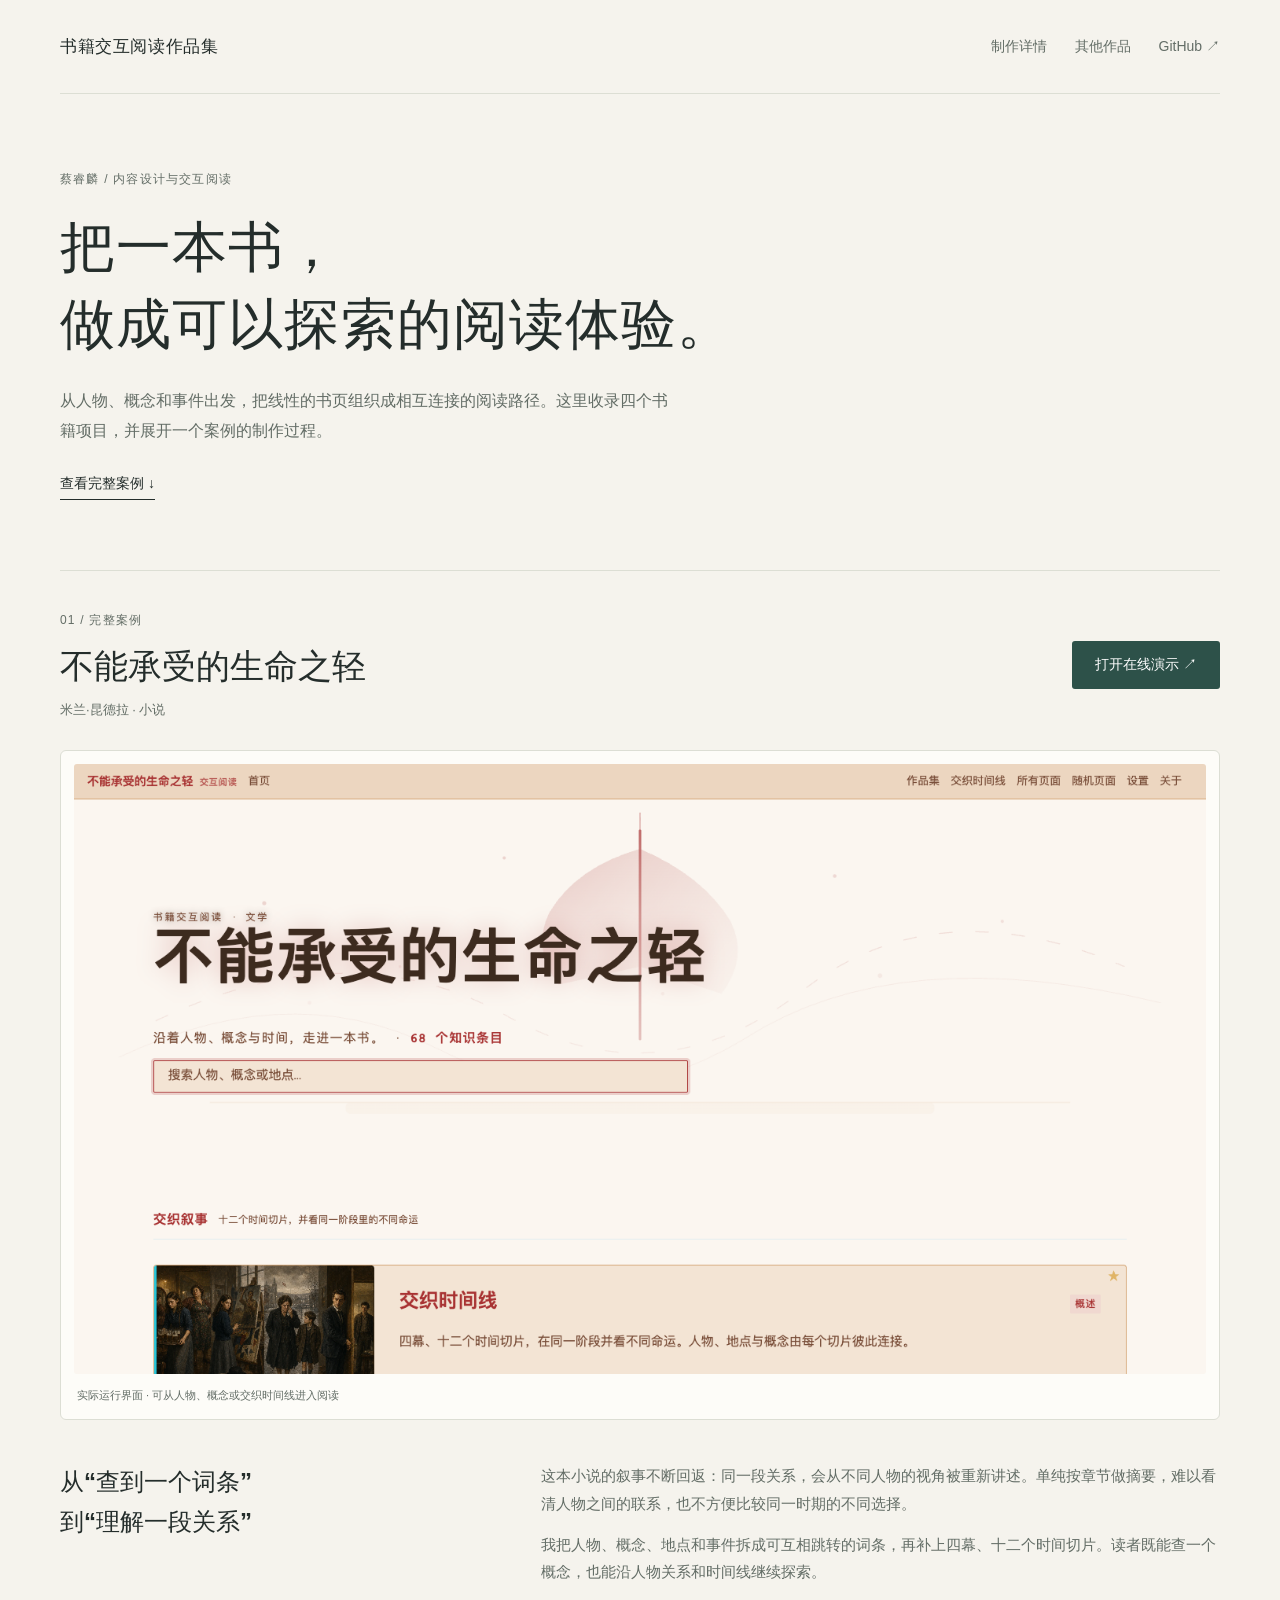
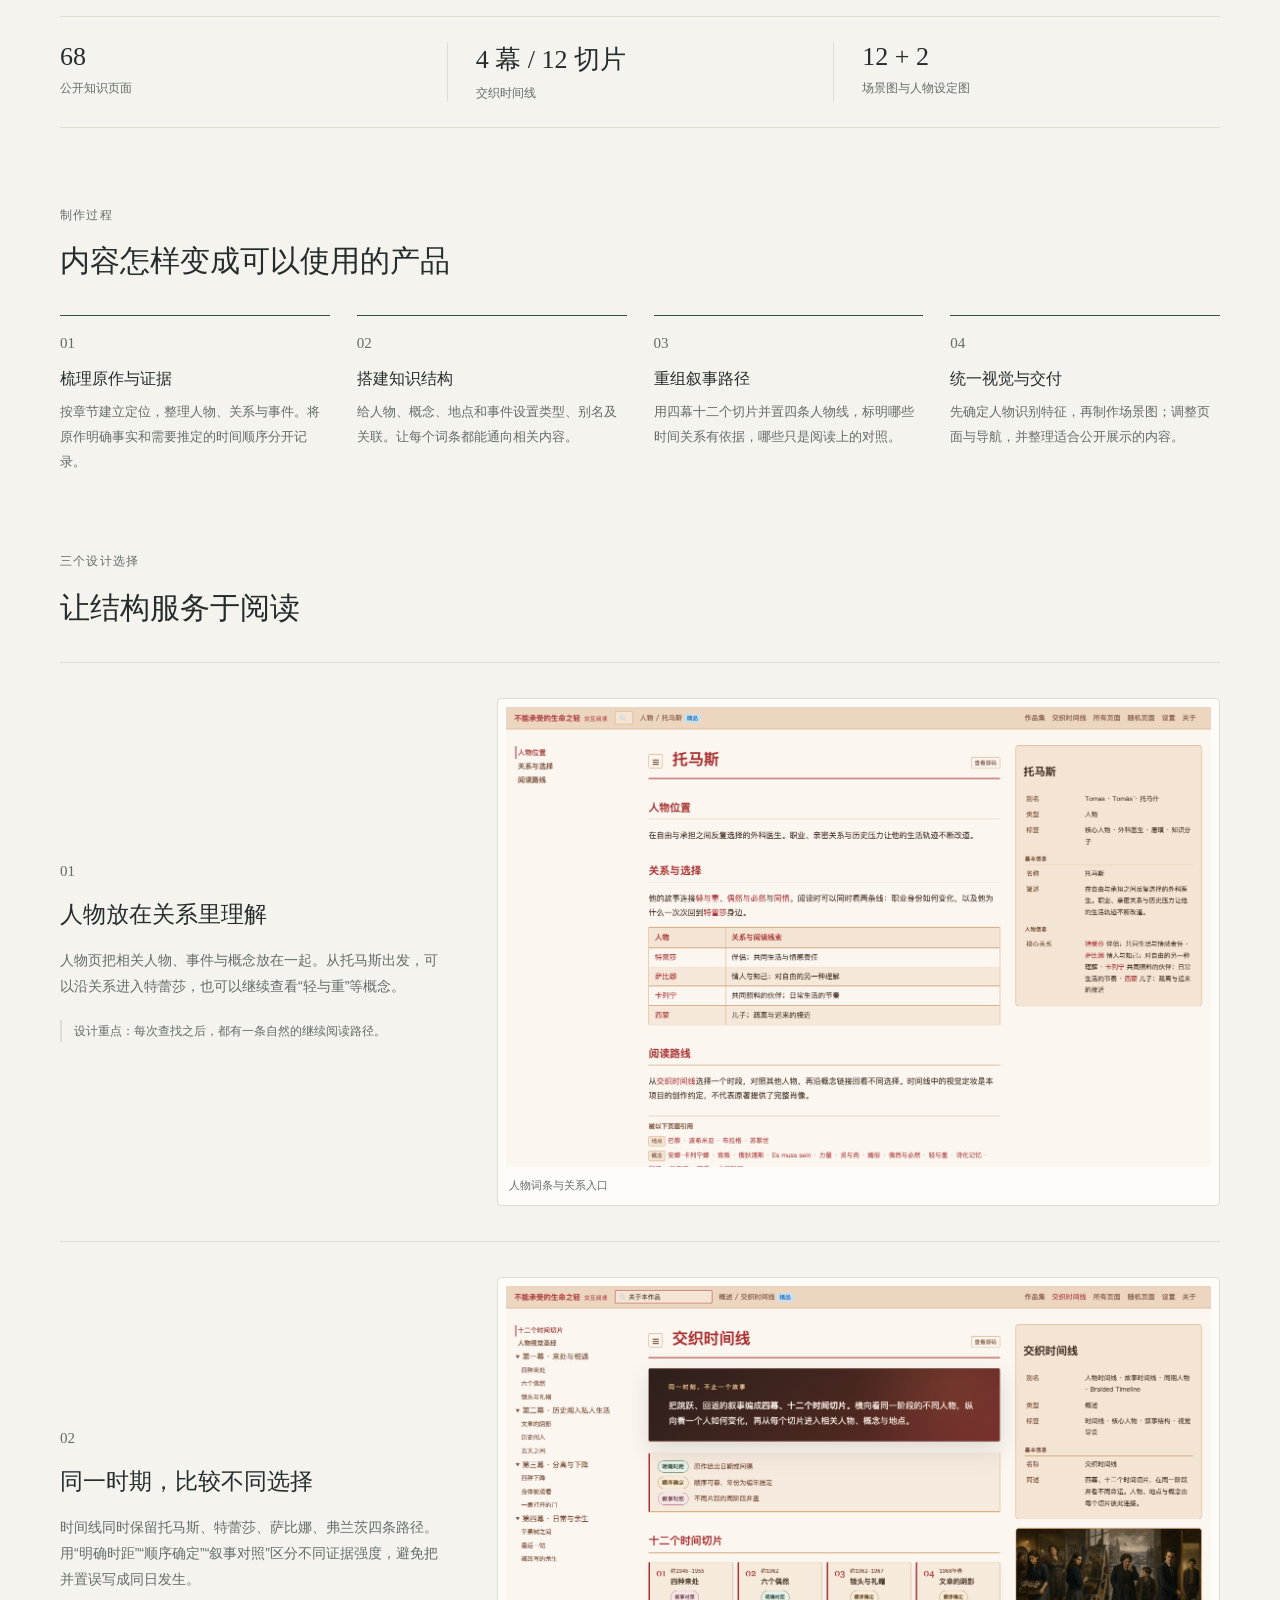
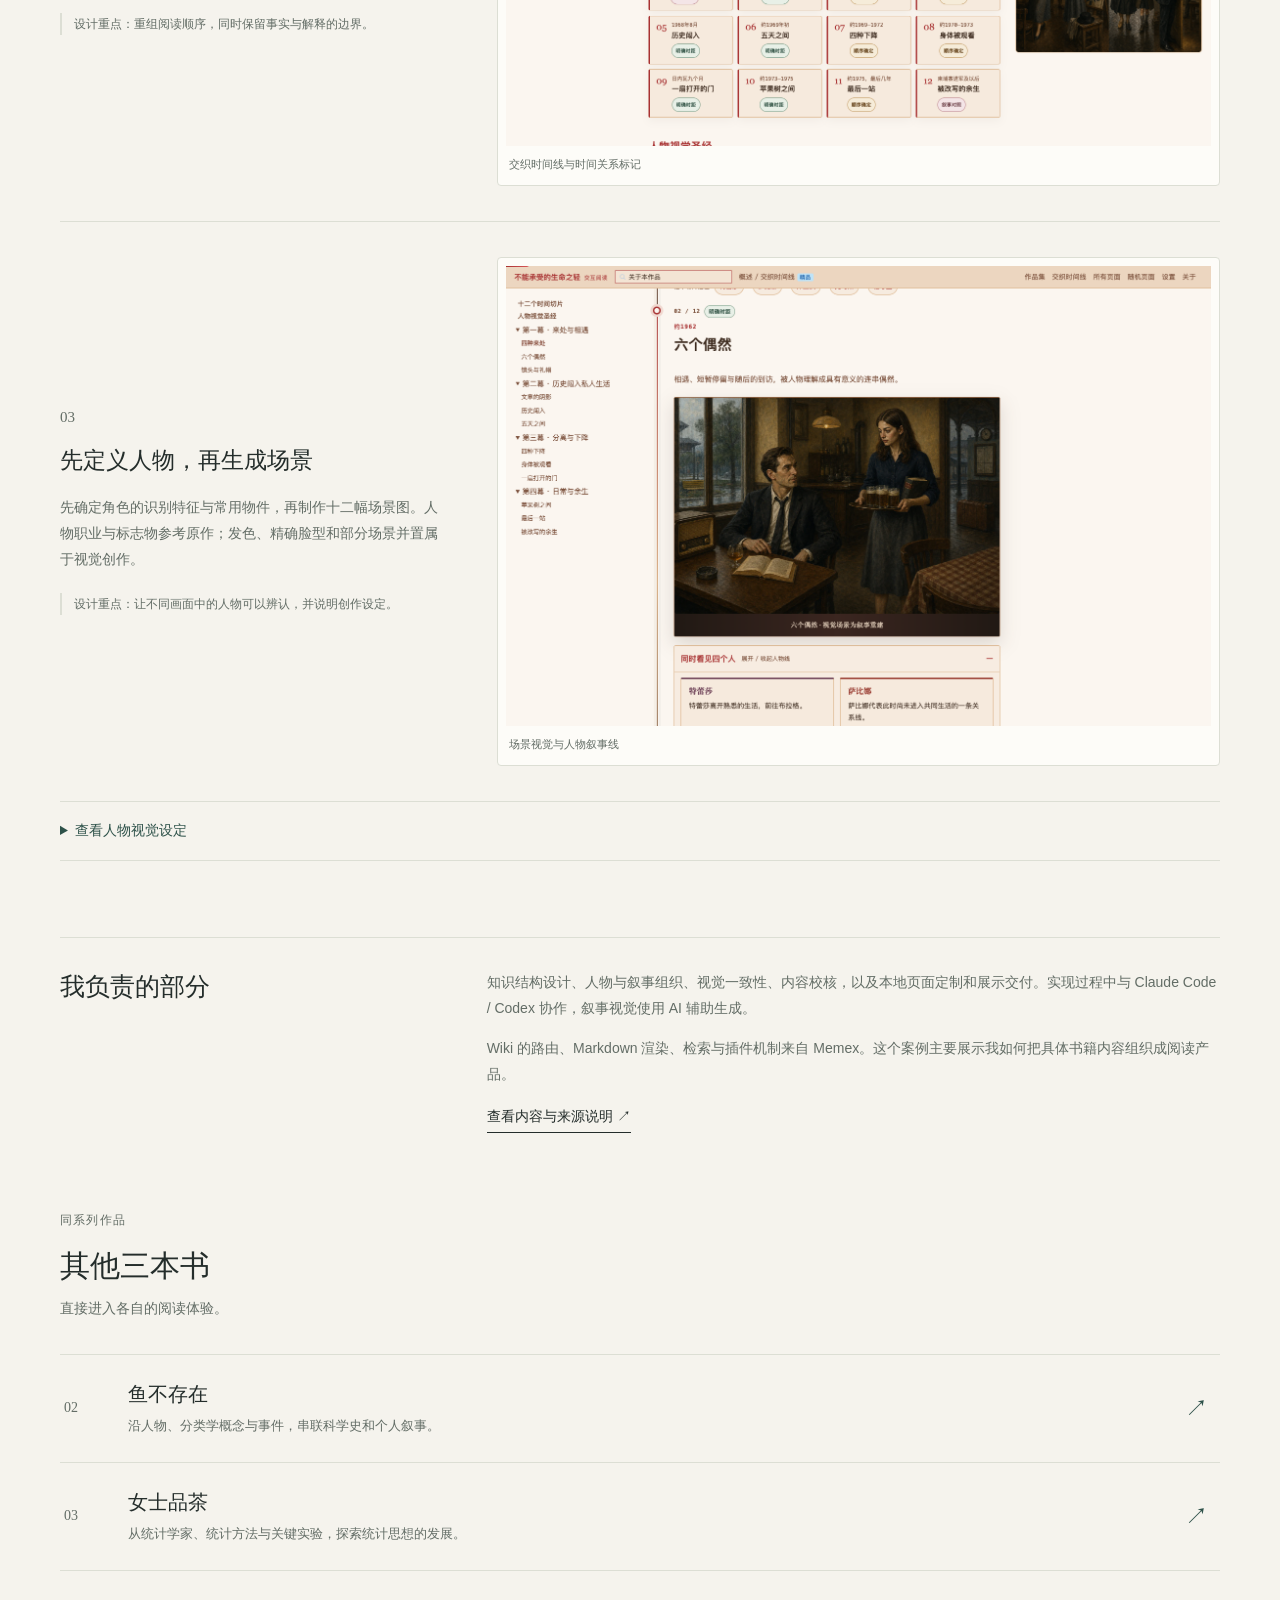
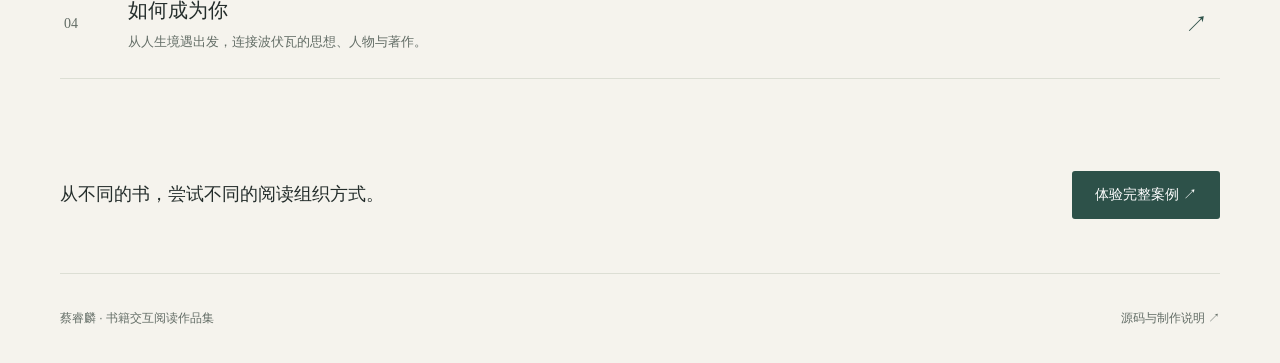
<file: docs/index.html>
<!doctype html>
<html lang="zh-CN">
<head>
<meta charset="utf-8"><meta name="viewport" content="width=device-width, initial-scale=1">
<meta name="description" content="蔡睿麟的书籍交互阅读作品集。以《不能承受的生命之轻》展示知识结构、人物关系、交织时间线与叙事视觉的制作过程。">
<meta name="theme-color" content="#f5f3ed"><title>书籍交互阅读作品集 · 蔡睿麟</title><link rel="stylesheet" href="portfolio.css"><link rel="icon" type="image/svg+xml" href="assets/favicon.svg">
</head>
<body>
<a class="skip" href="#main">跳到正文</a>
<header class="site-header wrap"><a class="wordmark" href="./">书籍交互阅读作品集</a><nav aria-label="主导航"><a href="#case">制作详情</a><a href="#series">其他作品</a><a href="https://github.com/Ruilin-mmwa/folio-atlas">GitHub ↗</a></nav></header>
<main id="main">
<section class="intro wrap"><p class="eyebrow">蔡睿麟 / 内容设计与交互阅读</p><h1>把一本书，<br>做成可以探索的阅读体验。</h1><p class="intro-copy">从人物、概念和事件出发，把线性的书页组织成相互连接的阅读路径。这里收录四个书籍项目，并展开一个案例的制作过程。</p><a class="text-link" href="#case">查看完整案例 ↓</a></section>
<section class="feature wrap" id="case" aria-labelledby="case-title">
<div class="feature-heading"><div><p class="eyebrow">01 / 完整案例</p><h2 id="case-title">不能承受的生命之轻</h2><p class="book-author">米兰·昆德拉 · 小说</p></div><a class="button" href="wiki/">打开在线演示 ↗</a></div>
<figure class="hero-shot"><a href="wiki/" aria-label="打开《不能承受的生命之轻》在线演示"><img src="assets/screenshots/01-home.png" width="1440" height="1000" alt="交互阅读首页，提供人物、概念与时间线入口" fetchpriority="high"></a><figcaption>实际运行界面 · 可从人物、概念或交织时间线进入阅读</figcaption></figure>
<div class="case-intro"><h3>从“查到一个词条”<br>到“理解一段关系”</h3><div><p>这本小说的叙事不断回返：同一段关系，会从不同人物的视角被重新讲述。单纯按章节做摘要，难以看清人物之间的联系，也不方便比较同一时期的不同选择。</p><p>我把人物、概念、地点和事件拆成可互相跳转的词条，再补上四幕、十二个时间切片。读者既能查一个概念，也能沿人物关系和时间线继续探索。</p></div></div>
<dl class="facts"><div><dt>68</dt><dd>公开知识页面</dd></div><div><dt>4 幕 / 12 切片</dt><dd>交织时间线</dd></div><div><dt>12 + 2</dt><dd>场景图与人物设定图</dd></div></dl>
</section>
<section class="section wrap" aria-labelledby="process-title"><div class="section-heading"><p class="eyebrow">制作过程</p><h2 id="process-title">内容怎样变成可以使用的产品</h2></div>
<ol class="process"><li><span>01</span><h3>梳理原作与证据</h3><p>按章节建立定位，整理人物、关系与事件。将原作明确事实和需要推定的时间顺序分开记录。</p></li><li><span>02</span><h3>搭建知识结构</h3><p>给人物、概念、地点和事件设置类型、别名及关联。让每个词条都能通向相关内容。</p></li><li><span>03</span><h3>重组叙事路径</h3><p>用四幕十二个切片并置四条人物线，标明哪些时间关系有依据，哪些只是阅读上的对照。</p></li><li><span>04</span><h3>统一视觉与交付</h3><p>先确定人物识别特征，再制作场景图；调整页面与导航，并整理适合公开展示的内容。</p></li></ol></section>
<section class="section wrap" aria-labelledby="decisions-title"><div class="section-heading"><p class="eyebrow">三个设计选择</p><h2 id="decisions-title">让结构服务于阅读</h2></div>
<article class="design-row"><div class="design-copy"><span class="index">01</span><h3>人物放在关系里理解</h3><p>人物页把相关人物、事件与概念放在一起。从托马斯出发，可以沿关系进入特蕾莎，也可以继续查看“轻与重”等概念。</p><p class="detail">设计重点：每次查找之后，都有一条自然的继续阅读路径。</p></div><figure><img src="assets/screenshots/02-character.png" alt="托马斯人物页，展示概述与关系信息框" loading="lazy" width="1440" height="1000"><figcaption>人物词条与关系入口</figcaption></figure></article>
<article class="design-row"><div class="design-copy"><span class="index">02</span><h3>同一时期，比较不同选择</h3><p>时间线同时保留托马斯、特蕾莎、萨比娜、弗兰茨四条路径。用“明确时距”“顺序确定”“叙事对照”区分不同证据强度，避免把并置误写成同日发生。</p><p class="detail">设计重点：重组阅读顺序，同时保留事实与解释的边界。</p></div><figure><img src="assets/screenshots/03-timeline.png" alt="四幕十二个时间切片组成的交织时间线" loading="lazy" width="1440" height="1000"><figcaption>交织时间线与时间关系标记</figcaption></figure></article>
<article class="design-row"><div class="design-copy"><span class="index">03</span><h3>先定义人物，再生成场景</h3><p>先确定角色的识别特征与常用物件，再制作十二幅场景图。人物职业与标志物参考原作；发色、精确脸型和部分场景并置属于视觉创作。</p><p class="detail">设计重点：让不同画面中的人物可以辨认，并说明创作设定。</p></div><figure><img src="assets/screenshots/04-story-scene.png" alt="时间切片中的场景画面与人物线" loading="lazy" width="1440" height="1000"><figcaption>场景视觉与人物叙事线</figcaption></figure></article>
<details class="visual-details"><summary>查看人物视觉设定</summary><img src="assets/screenshots/05-visual-bible.png" alt="主角与配角的视觉一致性设定" loading="lazy" width="1440" height="1000"></details></section>
<section class="contribution wrap" aria-labelledby="contribution-title"><h2 id="contribution-title">我负责的部分</h2><div><p>知识结构设计、人物与叙事组织、视觉一致性、内容校核，以及本地页面定制和展示交付。实现过程中与 Claude Code / Codex 协作，叙事视觉使用 AI 辅助生成。</p><p>Wiki 的路由、Markdown 渲染、检索与插件机制来自 Memex。这个案例主要展示我如何把具体书籍内容组织成阅读产品。</p><a class="text-link" href="wiki/#About">查看内容与来源说明 ↗</a></div></section>
<section class="section wrap" id="series" aria-labelledby="series-title"><div class="section-heading"><p class="eyebrow">同系列作品</p><h2 id="series-title">其他三本书</h2><p>直接进入各自的阅读体验。</p></div><div id="project-links" class="project-links"><a class="project-link" href="works/fish/"><span class="number">02</span><div><h3>鱼不存在</h3><p>沿人物、分类学概念与事件，串联科学史和个人叙事。</p></div><span class="arrow" aria-hidden="true">↗</span></a><a class="project-link" href="works/tea/"><span class="number">03</span><div><h3>女士品茶</h3><p>从统计学家、统计方法与关键实验，探索统计思想的发展。</p></div><span class="arrow" aria-hidden="true">↗</span></a><a class="project-link" href="works/becoming/"><span class="number">04</span><div><h3>如何成为你</h3><p>从人生境遇出发，连接波伏瓦的思想、人物与著作。</p></div><span class="arrow" aria-hidden="true">↗</span></a></div></section>
<div class="closing wrap"><p>从不同的书，尝试不同的阅读组织方式。</p><a class="button" href="wiki/">体验完整案例 ↗</a></div>
</main><footer class="site-footer wrap"><span>蔡睿麟 · 书籍交互阅读作品集</span><a href="https://github.com/Ruilin-mmwa/folio-atlas">源码与制作说明 ↗</a></footer>
</body></html>
</file>
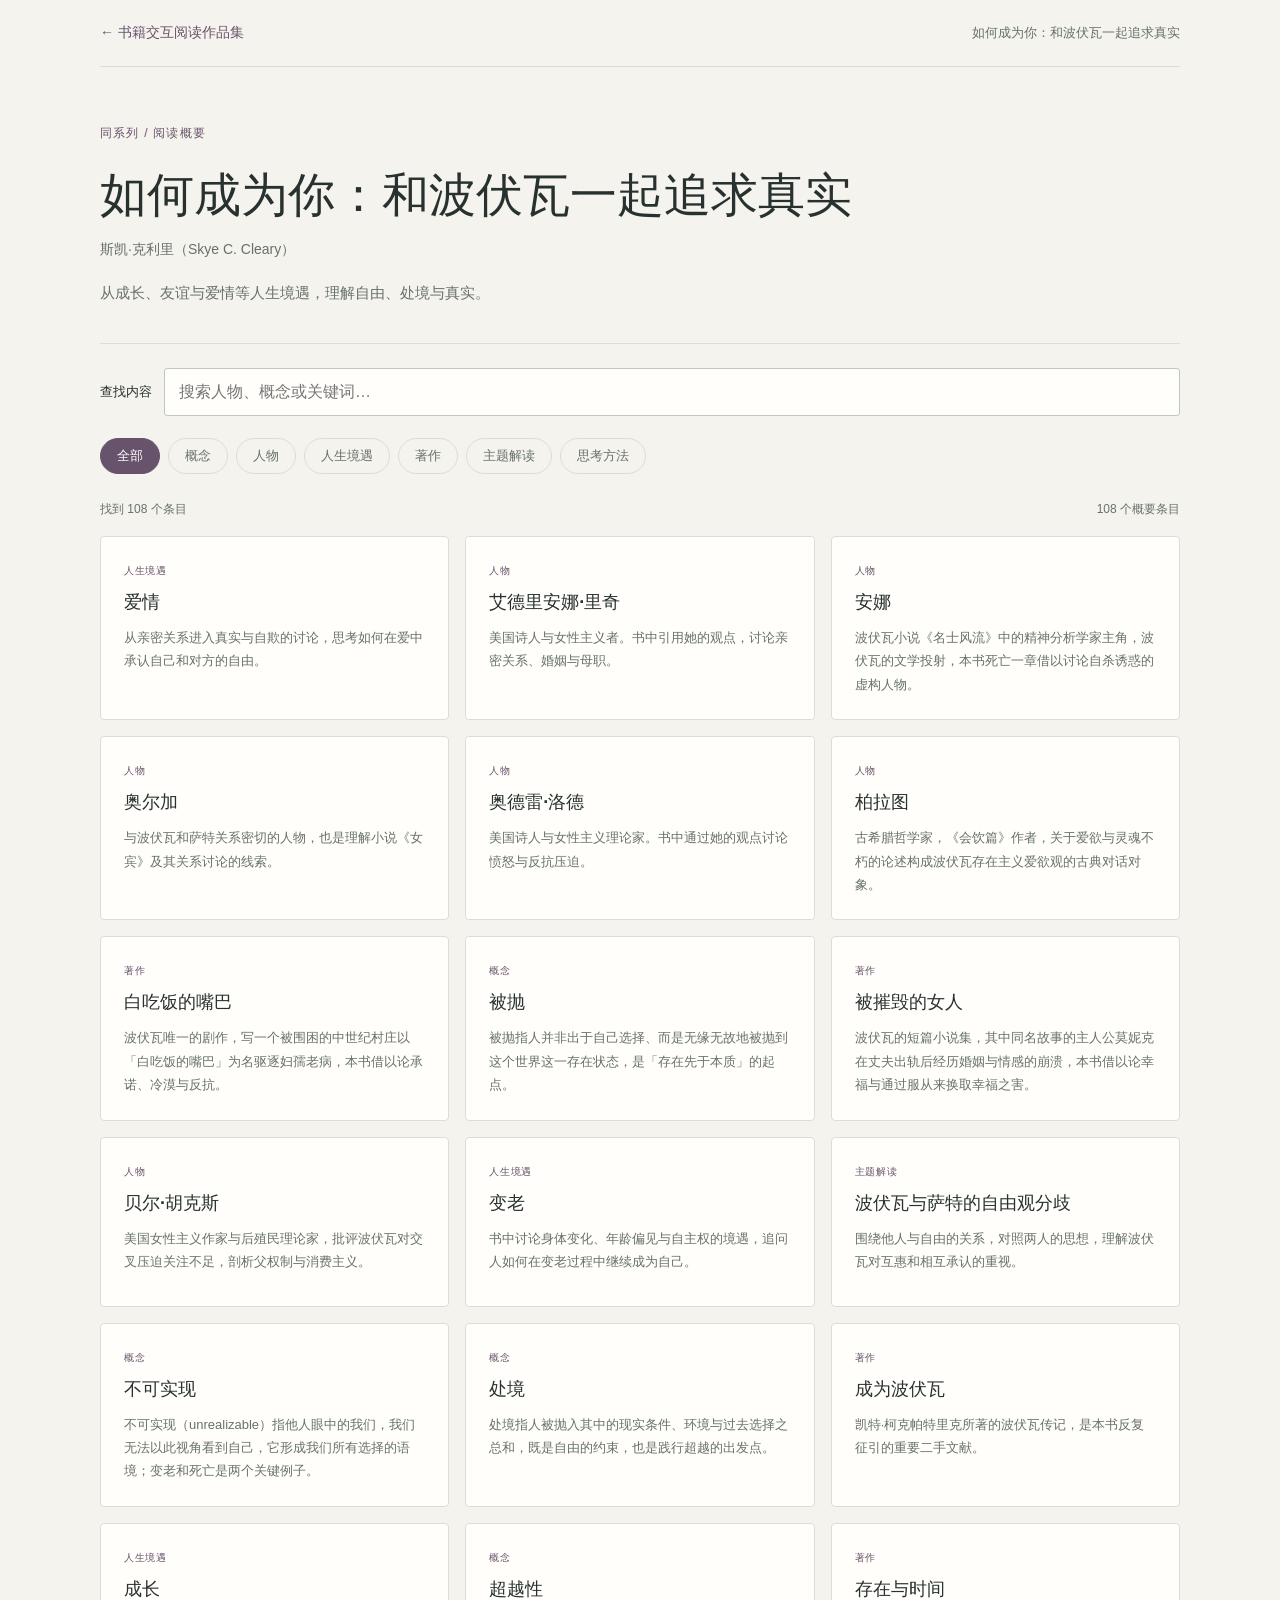
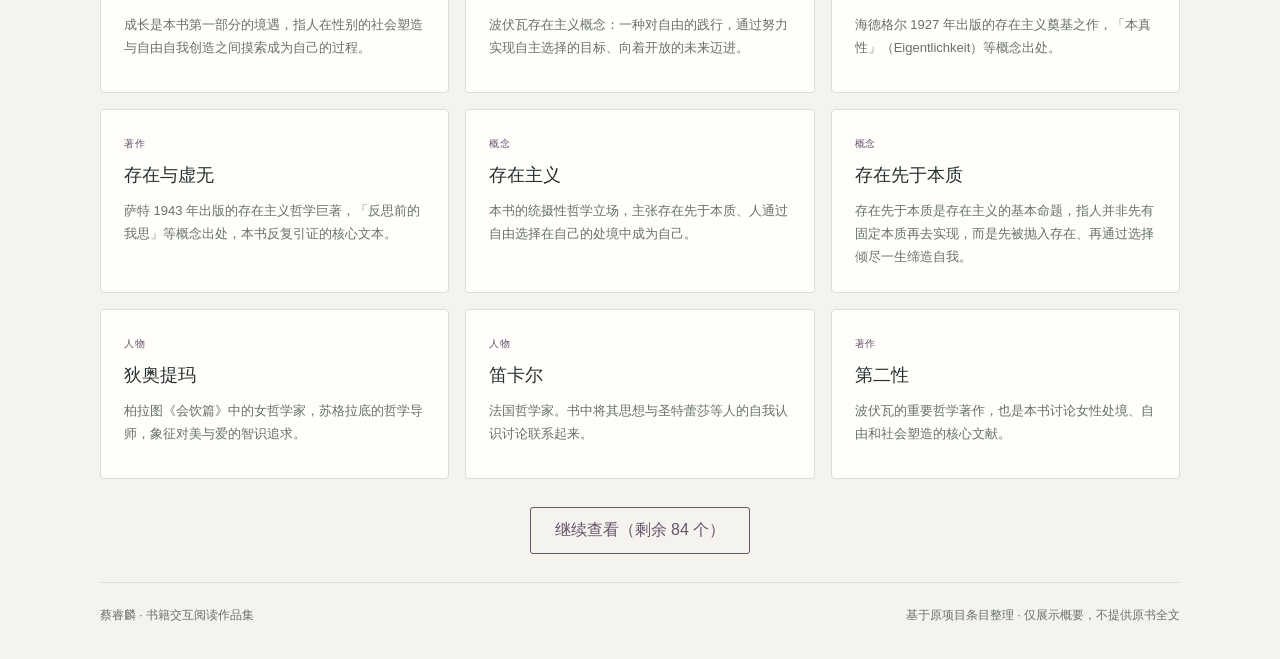
<file: docs/works/becoming/index.html>
<!doctype html>
<html lang="zh-CN"><head><meta charset="utf-8"><meta name="viewport" content="width=device-width,initial-scale=1"><meta name="description" content="《如何成为你》书籍交互阅读：探索人物、概念与相关事件。"><title>如何成为你 · 交互阅读</title><link rel="stylesheet" href="../reader.css"><link rel="icon" type="image/svg+xml" href="../../assets/favicon.svg"><script src="../reader.js" defer></script></head>
<body data-book="becoming"><header class="wrap"><a href="../../">← 书籍交互阅读作品集</a><a href="#" id="home-name">如何成为你</a></header><main class="wrap"><p id="loading" role="status">正在加载阅读目录…</p><section id="browse" hidden><div class="intro"><p class="eyebrow">同系列 / 阅读概要</p><h1 id="book-title">如何成为你</h1><p id="book-author"></p><p id="subtitle"></p></div><div class="search-wrap"><form id="search" role="search"><label for="query">查找内容</label><input id="query" type="search" placeholder="搜索人物、概念或关键词…" autocomplete="off"></form><nav id="categories" aria-label="按条目类型筛选"></nav></div><div class="result-header"><span id="count" role="status" aria-live="polite"></span><span id="total"></span></div><div id="results"></div><div id="empty" hidden><p>没有找到相关条目，可以换个关键词或清除筛选。</p><button id="reset" type="button">清除筛选</button></div><button id="more" type="button" hidden>继续查看</button></section><section id="detail" hidden><a class="back" href="#">← 返回阅读目录</a><article id="detail-body"></article></section></main><noscript>此阅读目录需要开启 JavaScript。你也可以返回作品集阅读主案例的制作说明。</noscript><footer class="wrap"><span>蔡睿麟 · 书籍交互阅读作品集</span><span>基于原项目条目整理 · 仅展示概要，不提供原书全文</span></footer></body></html>
</file>
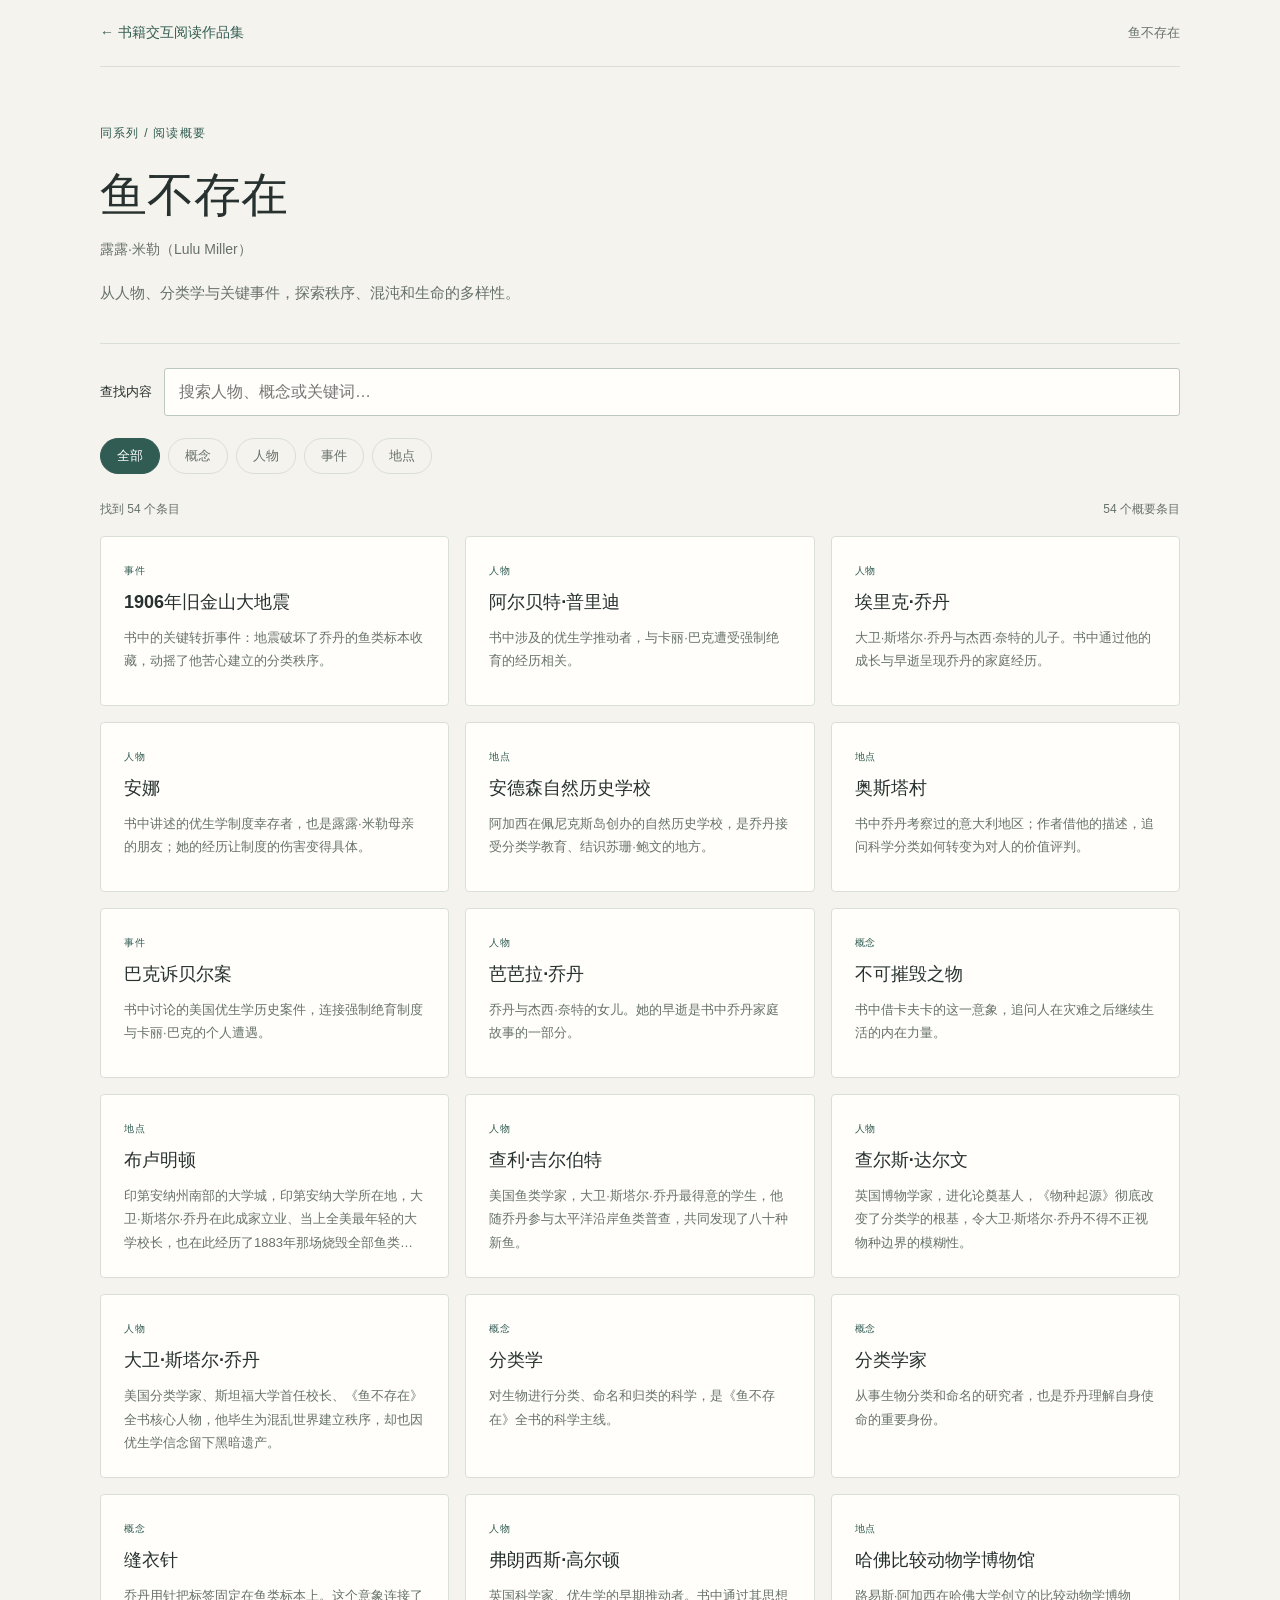
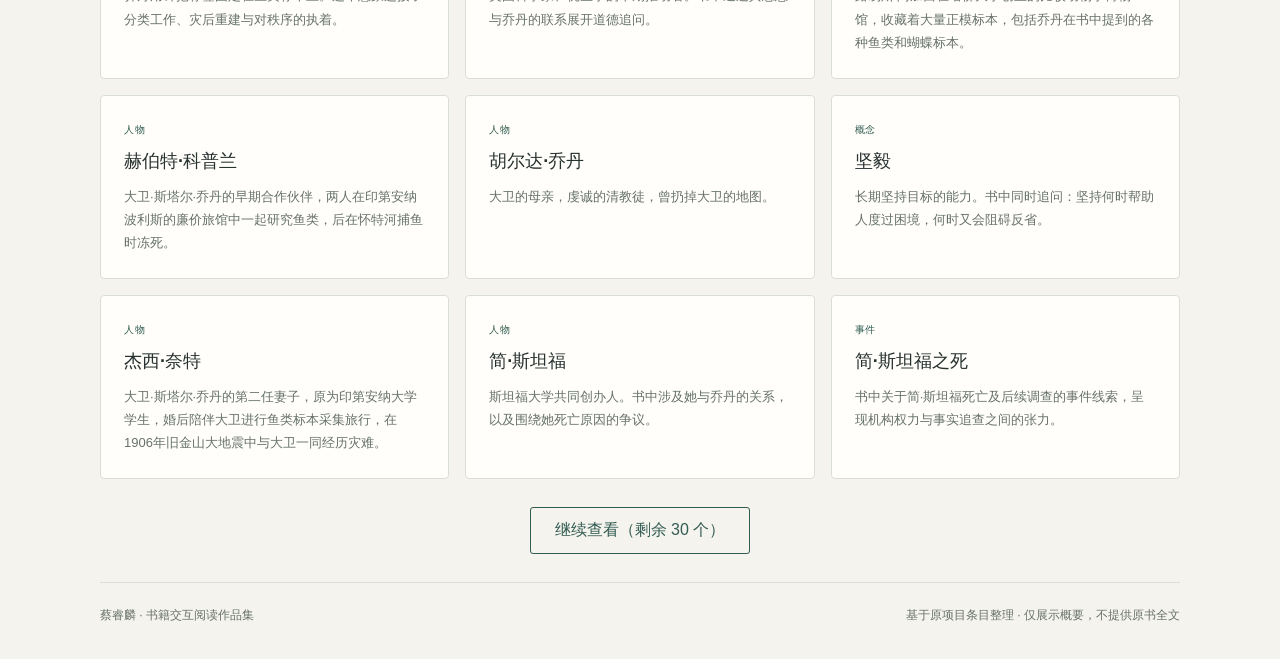
<file: docs/works/fish/index.html>
<!doctype html>
<html lang="zh-CN"><head><meta charset="utf-8"><meta name="viewport" content="width=device-width,initial-scale=1"><meta name="description" content="《鱼不存在》书籍交互阅读：探索人物、概念与相关事件。"><title>鱼不存在 · 交互阅读</title><link rel="stylesheet" href="../reader.css"><link rel="icon" type="image/svg+xml" href="../../assets/favicon.svg"><script src="../reader.js" defer></script></head>
<body data-book="fish"><header class="wrap"><a href="../../">← 书籍交互阅读作品集</a><a href="#" id="home-name">鱼不存在</a></header><main class="wrap"><p id="loading" role="status">正在加载阅读目录…</p><section id="browse" hidden><div class="intro"><p class="eyebrow">同系列 / 阅读概要</p><h1 id="book-title">鱼不存在</h1><p id="book-author"></p><p id="subtitle"></p></div><div class="search-wrap"><form id="search" role="search"><label for="query">查找内容</label><input id="query" type="search" placeholder="搜索人物、概念或关键词…" autocomplete="off"></form><nav id="categories" aria-label="按条目类型筛选"></nav></div><div class="result-header"><span id="count" role="status" aria-live="polite"></span><span id="total"></span></div><div id="results"></div><div id="empty" hidden><p>没有找到相关条目，可以换个关键词或清除筛选。</p><button id="reset" type="button">清除筛选</button></div><button id="more" type="button" hidden>继续查看</button></section><section id="detail" hidden><a class="back" href="#">← 返回阅读目录</a><article id="detail-body"></article></section></main><noscript>此阅读目录需要开启 JavaScript。你也可以返回作品集阅读主案例的制作说明。</noscript><footer class="wrap"><span>蔡睿麟 · 书籍交互阅读作品集</span><span>基于原项目条目整理 · 仅展示概要，不提供原书全文</span></footer></body></html>
</file>
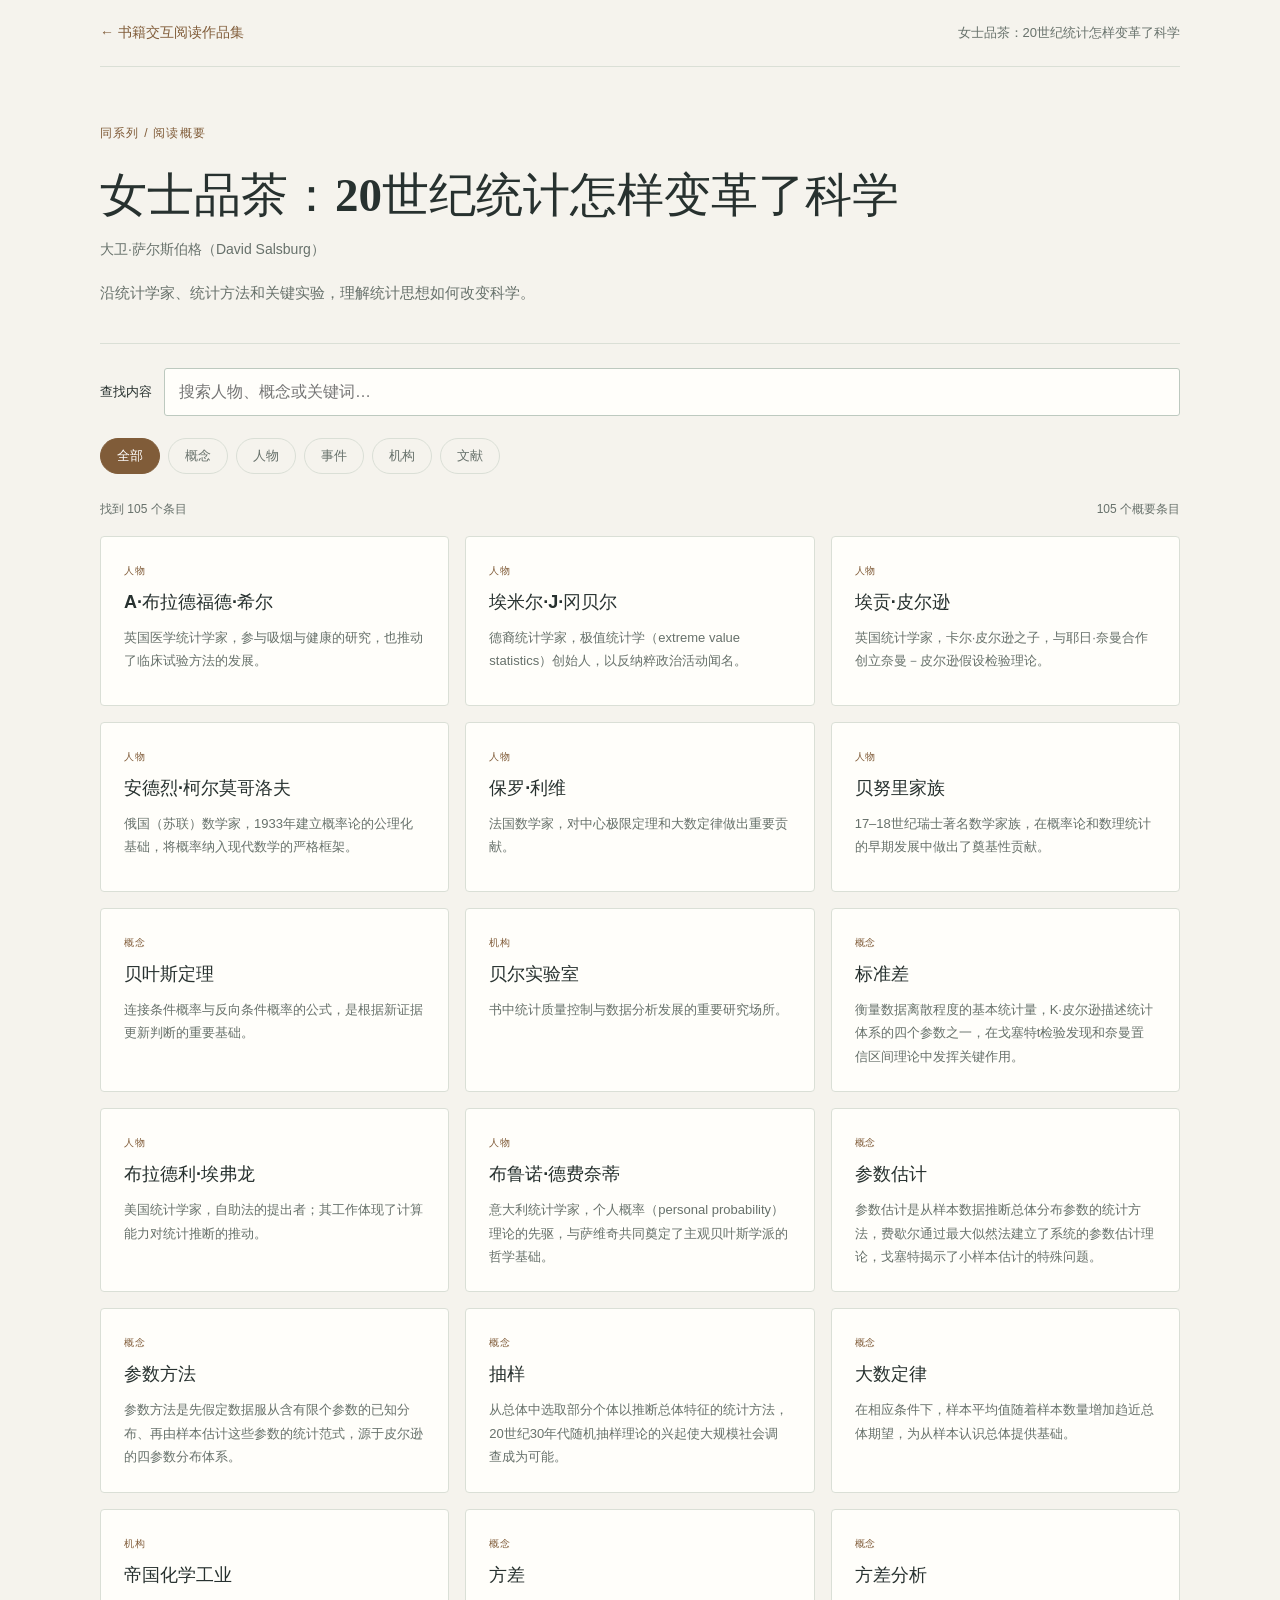
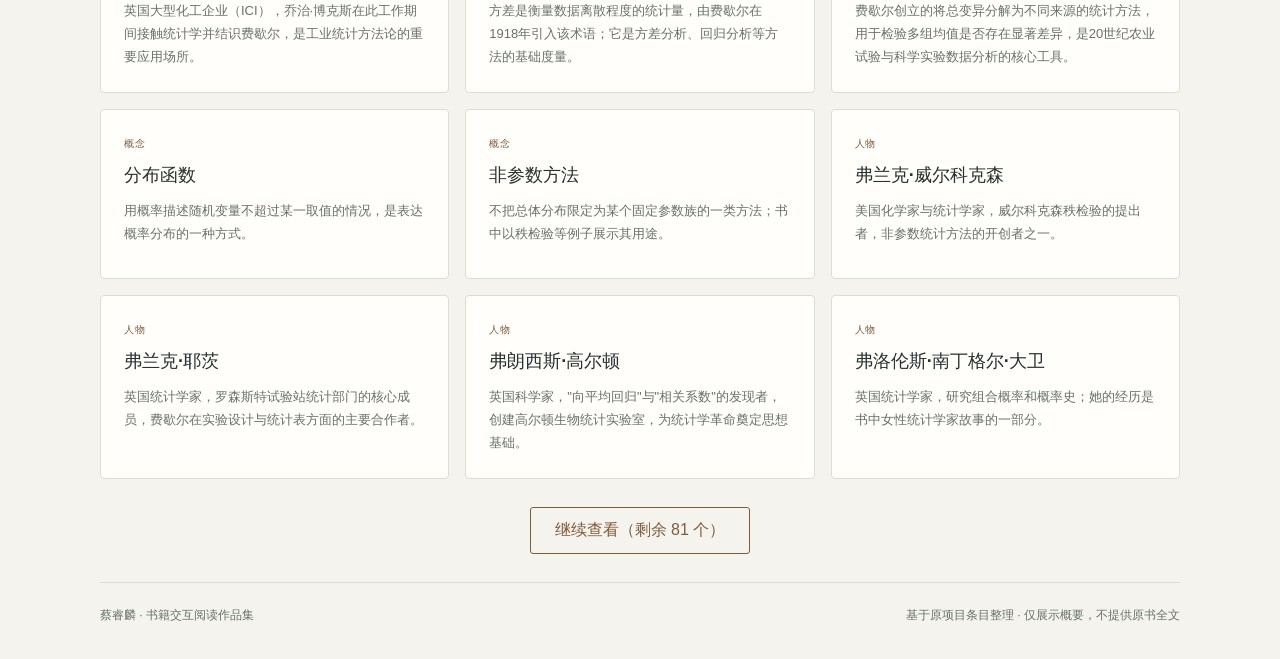
<file: docs/works/tea/index.html>
<!doctype html>
<html lang="zh-CN"><head><meta charset="utf-8"><meta name="viewport" content="width=device-width,initial-scale=1"><meta name="description" content="《女士品茶》书籍交互阅读：探索人物、概念与相关事件。"><title>女士品茶 · 交互阅读</title><link rel="stylesheet" href="../reader.css"><link rel="icon" type="image/svg+xml" href="../../assets/favicon.svg"><script src="../reader.js" defer></script></head>
<body data-book="tea"><header class="wrap"><a href="../../">← 书籍交互阅读作品集</a><a href="#" id="home-name">女士品茶</a></header><main class="wrap"><p id="loading" role="status">正在加载阅读目录…</p><section id="browse" hidden><div class="intro"><p class="eyebrow">同系列 / 阅读概要</p><h1 id="book-title">女士品茶</h1><p id="book-author"></p><p id="subtitle"></p></div><div class="search-wrap"><form id="search" role="search"><label for="query">查找内容</label><input id="query" type="search" placeholder="搜索人物、概念或关键词…" autocomplete="off"></form><nav id="categories" aria-label="按条目类型筛选"></nav></div><div class="result-header"><span id="count" role="status" aria-live="polite"></span><span id="total"></span></div><div id="results"></div><div id="empty" hidden><p>没有找到相关条目，可以换个关键词或清除筛选。</p><button id="reset" type="button">清除筛选</button></div><button id="more" type="button" hidden>继续查看</button></section><section id="detail" hidden><a class="back" href="#">← 返回阅读目录</a><article id="detail-body"></article></section></main><noscript>此阅读目录需要开启 JavaScript。你也可以返回作品集阅读主案例的制作说明。</noscript><footer class="wrap"><span>蔡睿麟 · 书籍交互阅读作品集</span><span>基于原项目条目整理 · 仅展示概要，不提供原书全文</span></footer></body></html>
</file>
<file: docs/portfolio.css>
:root{color-scheme:light;--bg:#f5f3ed;--paper:#fdfcf8;--ink:#242d2b;--muted:#636d66;--accent:#2d5149;--line:#dcded4;font-family:-apple-system,BlinkMacSystemFont,"PingFang SC","Microsoft YaHei",sans-serif;color:var(--ink);background:var(--bg);font-synthesis:none}*{box-sizing:border-box}html{scroll-behavior:smooth;scroll-padding-top:32px}body{margin:0}a{color:inherit;text-decoration:none}a:focus-visible,summary:focus-visible{outline:3px solid #a56235;outline-offset:5px}img{display:block;width:100%;height:auto}h1,h2,h3,p,figure{margin:0}h1,h2,h3{font-weight:550}p{line-height:1.85}h1,h2{font-family:"Songti SC","Noto Serif CJK SC","STSong",serif}.wrap{width:min(1160px,calc(100% - 96px));margin-inline:auto}.skip{position:fixed;top:-80px;left:16px;padding:12px;background:var(--accent);color:white;z-index:50}.skip:focus{top:12px}.site-header{display:flex;align-items:center;justify-content:space-between;gap:24px;min-height:94px;border-bottom:1px solid var(--line)}.wordmark{font-weight:650;letter-spacing:.035em;font-size:17px}.site-header nav{display:flex;gap:28px;font-size:14px;color:var(--muted)}.site-header nav a:hover,.text-link:hover{color:#a34d2b}.intro{padding:74px 0 70px}.eyebrow{font-size:12px;letter-spacing:.1em;color:var(--muted);margin-bottom:19px}.intro h1{font-size:clamp(35px,4.3vw,58px);line-height:1.4;letter-spacing:.02em}.intro-copy{max-width:610px;margin:23px 0;color:var(--muted);font-size:16px}.text-link{display:inline-flex;border-bottom:1px solid currentColor;padding:6px 0;font-size:14px;font-weight:550}.feature{border-top:1px solid var(--line);padding-top:38px}.feature-heading{display:flex;align-items:center;justify-content:space-between;gap:24px;margin-bottom:28px}.feature-heading .eyebrow{margin-bottom:12px}.feature-heading h2{font-size:34px;line-height:1.4}.book-author{margin-top:8px;color:var(--muted);font-size:13px}.button{display:inline-flex;align-items:center;justify-content:center;background:var(--accent);color:white;border-radius:3px;padding:15px 23px;font-size:14px;white-space:nowrap}.button:hover{background:#1e3e36}.hero-shot{background:var(--paper);border:1px solid var(--line);padding:13px;border-radius:6px}.hero-shot a{display:block;overflow:hidden;border-radius:3px}.hero-shot img{max-height:610px;object-fit:cover;object-position:top}.hero-shot figcaption{padding:12px 3px 0}.case-intro{display:grid;grid-template-columns:1fr 1.65fr;gap:70px;margin-top:42px}.case-intro h3{font-size:24px;line-height:1.65}.case-intro p{font-size:15px;color:var(--muted)}.case-intro p+p{margin-top:13px}.facts{margin:30px 0 0;display:grid;grid-template-columns:repeat(3,1fr);border-top:1px solid var(--line);border-bottom:1px solid var(--line);padding:25px 0}.facts>div{padding-left:28px;border-left:1px solid var(--line)}.facts>div:first-child{padding-left:0;border-left:0}.facts dt{font-size:26px;font-weight:500;font-family:Georgia,"Songti SC",serif}.facts dd{margin:8px 0 0;color:var(--muted);font-size:12px}.section{padding-top:76px}.section-heading{margin-bottom:32px}.section-heading h2{font-size:30px;line-height:1.5}.section-heading p:not(.eyebrow){color:var(--muted);font-size:14px;margin-top:8px}.section-heading .eyebrow{margin-bottom:12px}.process{list-style:none;padding:0;margin:0;display:grid;grid-template-columns:repeat(4,1fr);gap:27px}.process li{border-top:1px solid var(--accent);padding-top:18px}.process span,.index{font-family:Georgia,serif;color:var(--muted);font-size:15px}.process h3{font-size:16px;margin:17px 0 10px}.process p{font-size:13px;color:var(--muted);line-height:1.9}.design-row{display:grid;grid-template-columns:.8fr 1.5fr;gap:52px;align-items:center;border-top:1px solid var(--line);padding:35px 0}.design-copy h3{font-size:23px;margin:17px 0;line-height:1.5}.design-copy p{font-size:14px;color:var(--muted)}.design-copy .detail{font-size:12px;margin-top:20px;border-left:2px solid var(--line);padding-left:12px}.design-row figure{min-width:0;border:1px solid var(--line);padding:8px;border-radius:4px;background:var(--paper)}.design-row figure img{max-height:460px;object-fit:cover;object-position:top}.design-row figcaption{padding:9px 3px 2px}figcaption{font-size:11px;color:var(--muted);line-height:1.8}.visual-details{border-top:1px solid var(--line);border-bottom:1px solid var(--line);padding:20px 0}.visual-details summary{cursor:pointer;color:var(--accent);font-size:14px}.visual-details img{margin-top:20px;border:1px solid var(--line)}.contribution{display:grid;grid-template-columns:1fr 2fr;gap:60px;border-top:1px solid var(--line);margin-top:76px;padding-top:32px}.contribution h2{font-size:25px}.contribution p{font-size:14px;color:var(--muted);margin-bottom:14px}.project-links{border-top:1px solid var(--line)}.project-link{display:grid;grid-template-columns:48px 1fr auto;gap:16px;align-items:center;padding:24px 4px;border-bottom:1px solid var(--line)}.project-link:hover{background:#ebece3}.project-link .number{font:14px Georgia,serif;color:var(--muted)}.project-link h3{font-size:20px;line-height:1.5}.project-link p{font-size:13px;color:var(--muted);margin-top:5px}.project-link .arrow{font-size:23px;color:var(--accent);padding:0 8px}.closing{margin-top:62px;padding:30px 0;display:flex;gap:24px;justify-content:space-between;align-items:center}.closing p{font-size:18px;font-family:"Songti SC",serif}.site-footer{margin-top:24px;min-height:90px;border-top:1px solid var(--line);display:flex;gap:16px;justify-content:space-between;align-items:center;font-size:12px;color:var(--muted)}
@media(max-width:800px){.wrap{width:calc(100% - 48px)}.site-header{min-height:82px}.site-header nav{gap:16px;font-size:12px}.wordmark{font-size:15px}.intro{padding:48px 0}.feature-heading h2{font-size:28px}.case-intro{gap:30px}.process{grid-template-columns:repeat(2,1fr)}.design-row{gap:28px;grid-template-columns:1fr 1.4fr}.design-copy h3{font-size:21px}.contribution{gap:30px}}
@media(max-width:560px){.wrap{width:calc(100% - 36px)}.site-header{align-items:flex-start;flex-direction:column;gap:15px;padding:23px 0 18px}.site-header nav{gap:24px}.intro{padding:39px 0 43px}.intro h1{font-size:35px}.intro-copy{font-size:14px}.eyebrow{font-size:11px}.feature{padding-top:27px}.feature-heading{align-items:flex-start;flex-direction:column;gap:18px}.feature-heading h2{font-size:27px}.button{font-size:13px;padding:13px 18px}.hero-shot{padding:6px}.hero-shot img{max-height:320px}.hero-shot figcaption{font-size:10px;padding:9px 4px 5px}.case-intro{grid-template-columns:1fr;gap:17px;margin-top:28px}.case-intro h3{font-size:23px}.case-intro h3 br{display:none}.case-intro p{font-size:14px}.facts{padding:19px 0;margin-top:24px}.facts>div{padding-left:13px}.facts dt{font-size:18px;white-space:nowrap}.facts dd{font-size:10px}.section{padding-top:49px}.section-heading h2{font-size:25px}.process{gap:25px 20px}.process h3{font-size:15px}.process p{font-size:12px}.design-row{grid-template-columns:1fr;gap:22px;padding:26px 0}.design-copy h3{margin:11px 0;font-size:22px}.design-copy .detail{margin-top:12px}.design-row figure img{max-height:none}.contribution{grid-template-columns:1fr;gap:18px;margin-top:46px;padding-top:25px}.project-link{grid-template-columns:25px 1fr 24px;gap:10px;padding:21px 0}.project-link h3{font-size:18px}.project-link p{font-size:12px}.closing{align-items:flex-start;flex-direction:column;margin-top:35px}.closing p{font-size:17px}.site-footer{align-items:flex-start;flex-direction:column;justify-content:center;padding:20px 0;font-size:11px;min-height:100px;gap:11px}}
@media(prefers-reduced-motion:reduce){html{scroll-behavior:auto}}
</file>
<file: docs/works/reader.css>
:root{font-family:-apple-system,BlinkMacSystemFont,"PingFang SC","Microsoft YaHei",sans-serif;color:#27312f;background:#f5f3ed;--accent:#315c53;--line:#dadfd6;--muted:#67716b;--paper:#fffefa}*{box-sizing:border-box}body{margin:0}[hidden]{display:none!important}a{color:inherit;text-decoration:none}button,input{font:inherit}a:focus-visible,button:focus-visible,input:focus-visible{outline:3px solid #ad683d;outline-offset:4px}h1,h2,h3,p{margin:0}.wrap{max-width:1080px;width:calc(100% - 64px);margin:auto}header{display:flex;justify-content:space-between;gap:24px;align-items:center;padding:24px 0;border-bottom:1px solid var(--line);font-size:14px}header>a{color:var(--accent)}#home-name{font-size:13px;color:var(--muted);text-align:right}.intro{padding:58px 0 36px}.eyebrow{font-size:12px;color:var(--accent);letter-spacing:.1em;margin-bottom:18px}h1{font-family:"Songti SC","STSong",serif;font-size:clamp(32px,4.3vw,47px);line-height:1.5;font-weight:550}#book-author{color:var(--muted);font-size:14px;margin:10px 0 20px}#subtitle{line-height:1.9;max-width:700px;color:var(--muted);font-size:15px}.search-wrap{border-top:1px solid var(--line);padding-top:24px}#search{display:flex;align-items:center;gap:12px}#search label{font-size:13px;white-space:nowrap}input[type=search]{min-width:0;flex:1;background:var(--paper);border:1px solid #bdc9bf;border-radius:3px;padding:14px;color:inherit}#categories{display:flex;gap:8px;flex-wrap:wrap;margin:22px 0}#categories button{border:1px solid var(--line);background:transparent;padding:8px 16px;border-radius:30px;font-size:13px;cursor:pointer;color:var(--muted)}#categories button[aria-pressed=true]{background:var(--accent);border-color:var(--accent);color:white}.result-header{display:flex;justify-content:space-between;gap:12px;font-size:12px;color:var(--muted);margin:27px 0 18px}#results{display:grid;grid-template-columns:repeat(3,minmax(0,1fr));gap:16px}.entry-link{display:block;background:var(--paper);border:1px solid var(--line);border-radius:4px;padding:23px;min-height:170px;transition:transform .15s,border-color .15s}.entry-link:hover{border-color:var(--accent);transform:translateY(-2px)}.type{font-size:10px;color:var(--accent);letter-spacing:.07em}.entry-link h3{font-size:18px;line-height:1.5;margin:11px 0 10px;font-weight:550}.entry-link p{font-size:13px;color:var(--muted);line-height:1.8;display:-webkit-box;-webkit-line-clamp:3;-webkit-box-orient:vertical;overflow:hidden}#more,#reset{padding:12px 24px;background:transparent;border:1px solid var(--accent);color:var(--accent);border-radius:3px;cursor:pointer}#more{display:block;margin:28px auto}#empty{padding:42px 0;text-align:center}#empty p{margin-bottom:18px;line-height:1.8;color:var(--muted)}#detail{max-width:780px;padding:36px 0 65px;margin:auto}.back{font-size:13px;color:var(--accent);display:inline-block;margin-bottom:42px}#detail .summary{font-size:18px;line-height:2;margin:27px 0 40px}#detail h2{font-size:19px;font-weight:550;margin:32px 0 18px}.related{display:flex;flex-wrap:wrap;gap:12px}.related a{border-bottom:1px solid var(--line);padding:8px 0;margin-right:12px;color:var(--accent);font-size:15px}.note{font-size:12px;line-height:1.9;color:var(--muted);border-top:1px solid var(--line);margin-top:50px;padding-top:20px}footer{margin-top:50px;border-top:1px solid var(--line);padding:24px 0 35px;color:var(--muted);font-size:12px;display:flex;gap:20px;justify-content:space-between}#loading{padding:70px 0;font-size:15px;color:var(--muted)}noscript{display:block;margin:24px}body[data-book=tea]{--accent:#805c39}body[data-book=becoming]{--accent:#67536c}@media(max-width:760px){#results{grid-template-columns:repeat(2,minmax(0,1fr))}.wrap{width:calc(100% - 40px)}.intro{padding-top:40px}}@media(max-width:480px){.wrap{width:calc(100% - 32px)}header{gap:18px;font-size:12px;padding:20px 0}#home-name{font-size:11px;max-width:55%}.intro{padding-top:34px}h1{font-size:31px}#subtitle{font-size:14px}#search{align-items:stretch;flex-direction:column;gap:8px}#categories button{font-size:12px;padding:7px 12px}#results{grid-template-columns:1fr}.entry-link{min-height:0;padding:20px}.entry-link p{-webkit-line-clamp:3}.result-header{font-size:11px}footer{flex-direction:column;font-size:11px;gap:10px}#detail .summary{font-size:17px}.back{margin-bottom:30px}}@media(prefers-reduced-motion:reduce){*{transition:none!important}}
</file>
